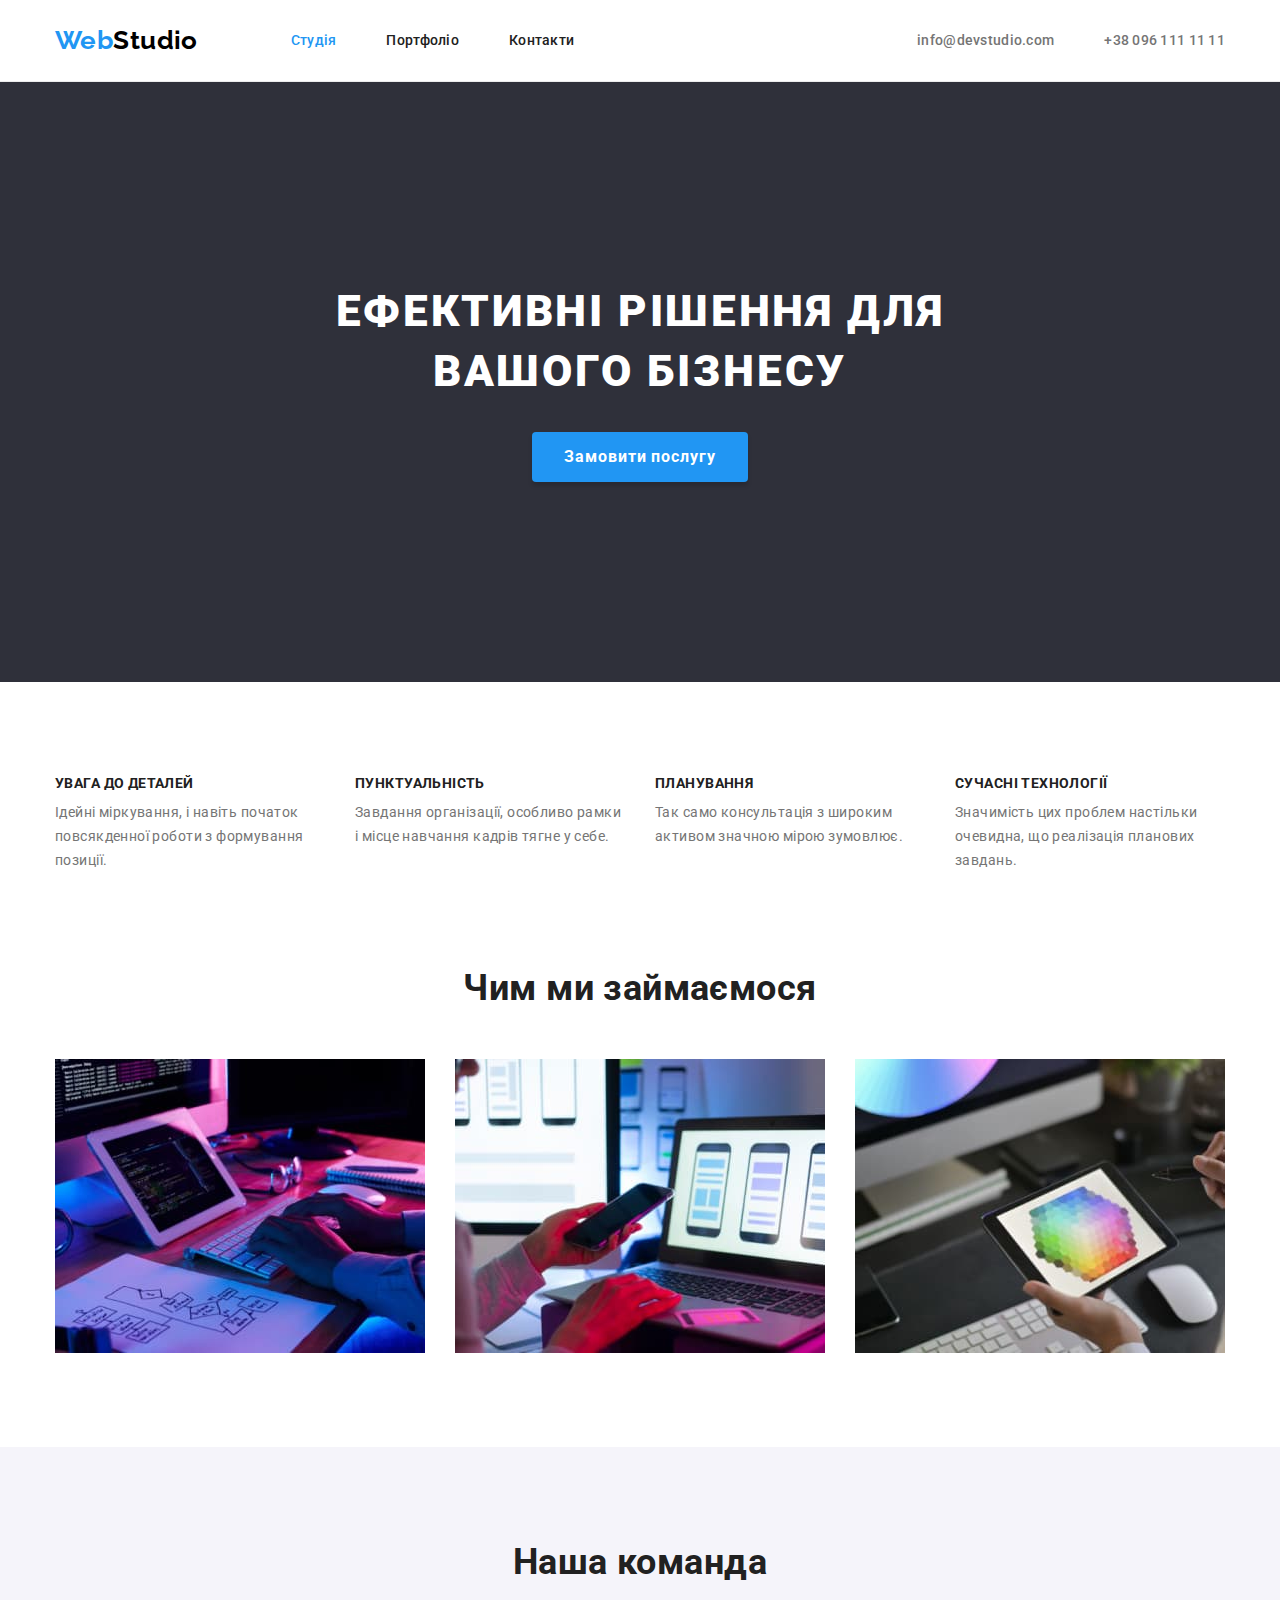
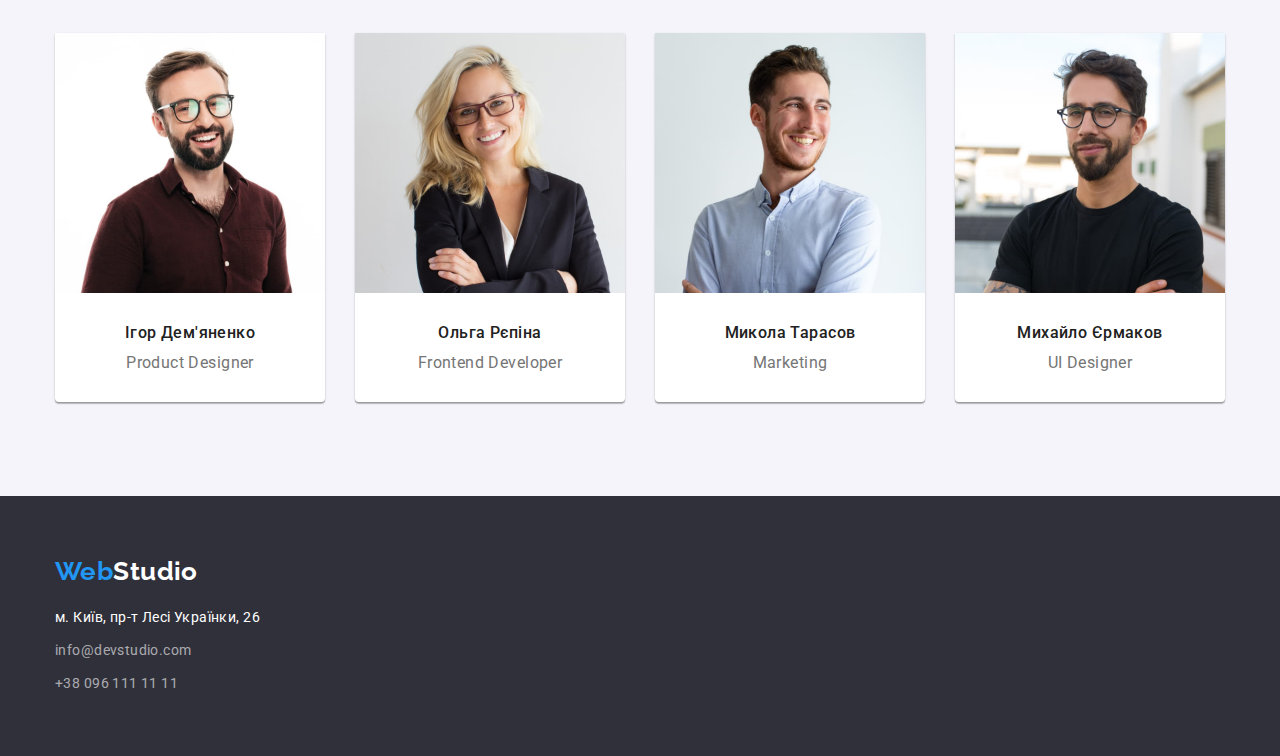
<file: index.html>
<!DOCTYPE html>
<html lang="uk">
  <head>
    <meta charset="UTF-8" />
    <meta http-equiv="X-UA-Compatible" content="IE=edge" />
    <title>Вебстудія</title>
    <link rel="preconnect" href="https://fonts.googleapis.com" />
    <link rel="preconnect" href="https://fonts.gstatic.com" crossorigin />
    <link
      href="https://fonts.googleapis.com/css2?family=Raleway:wght@700&family=Roboto:wght@400;500;700;900&display=swap"
      rel="stylesheet"
    />
    <link
      rel="stylesheet"
      href="https://cdn.jsdelivr.net/npm/modern-normalize@1.1.0/modern-normalize.min.css"
    />
    <link rel="stylesheet" href="./css/styles.css" />
  </head>
  <body>
    <!--header-->
    <header class="page-header">
      <div class="container page-header-container">
        <nav class="page-nav">
          <a class="logo link" href="./index.html" lang="en"
            >Web<span class="logo-text">Studio</span></a
          >
          <ul class="menu list">
            <li><a class="link current" href="./index.html">Студія</a></li>
            <li><a class="link" href="./portfolio.html">Портфоліо</a></li>
            <li><a class="link" href="#contacts">Контакти</a></li>
          </ul>
        </nav>
        <ul class="list-contacts list">
          <li>
            <a class="contacts-page link" href="mailto:info@devstudio.com">info@devstudio.com</a>
          </li>
          <li><a class="contacts-page link" href="+380961111111">+38 096 111 11 11</a></li>
        </ul>
      </div>
    </header>
    <!--main-->
    <main>
      <!--section 1-->
      <section class="hero">
        <div class="container">
          <h1 class="hero-title">Ефективні рішення для вашого бізнесу</h1>
          <button class="hero-button button" type="button">Замовити послугу</button>
        </div>
      </section>
      <!--section 2-->
      <section class="feature">
        <div class="container">
          <h2 class="visually-hidden">Наші особливості</h2>
          <ul class="feature-list list">
            <li class="feature-item">
              <h3 class="feature-title">УВАГА ДО ДЕТАЛЕЙ</h3>
              <p class="feature-text">
                Ідейні міркування, i навіть початок повсякденної роботи з формування позиції.
              </p>
            </li>
            <li class="feature-item">
              <h3 class="feature-title">ПУНКТУАЛЬНІСТЬ</h3>
              <p class="feature-text">
                Завдання організації, особливо рамки i місце навчання кадрів тягне у себе.
              </p>
            </li>
            <li class="feature-item">
              <h3 class="feature-title">ПЛАНУВАННЯ</h3>
              <p class="feature-text">
                Так само консультація з широким активом значною мірою зумовлює.
              </p>
            </li>
            <li class="feature-item">
              <h3 class="feature-title">СУЧАСНІ ТЕХНОЛОГІЇ</h3>
              <p class="feature-text">
                Значимість цих проблем настільки очевидна, що реалізація планових завдань.
              </p>
            </li>
          </ul>
        </div>
      </section>
      <!--section 3-->
      <section class="rezume">
        <div class="container">
          <h2 class="rezume-title">Чим ми займаємося</h2>
          <ul class="rezume-list list">
            <li class="rezume-item">
              <img src="./images/resume/box-1.jpg" alt="Розробка коду" width="370" />
            </li>
            <li class="rezume-item">
              <img src="./images/resume/box-2.jpg" alt="Розробка додатків" width="370" />
            </li>
            <li class="rezume-item">
              <img src="./images/resume/box-3.jpg" alt="Розробка ігор" width="370" />
            </li>
          </ul>
        </div>
      </section>
      <!--section 4-->
      <section class="team">
        <div class="container">
          <h2 class="team-title">Наша команда</h2>
          <ul class="team-list list">
            <li class="team-item">
              <img src="./images/team/img-1.jpg" alt="Ігор Дем'яненко" width="270" />
              <div class="team-box">
                <h3 class="team-title-list">Ігор Дем'яненко</h3>
                <p class="team-text" lang="en">Product Designer</p>
              </div>
            </li>
            <li class="team-item">
              <img src="./images/team/img-2.jpg" alt="Ольга Рєпіна" width="270" />
              <div class="team-box">
                <h3 class="team-title-list">Ольга Рєпіна</h3>
                <p class="team-text" lang="en">Frontend Developer</p>
              </div>
            </li>
            <li class="team-item">
              <img src="./images/team/img-3.jpg" alt="Микола Тарасов" width="270" />
              <div class="team-box">
                <h3 class="team-title-list">Микола Тарасов</h3>
                <p class="team-text" lang="en">Marketing</p>
              </div>
            </li>
            <li class="team-item">
              <img src="./images/team/img-4.jpg" alt="Михайло Єрмаков" width="270" />
              <div class="team-box">
                <h3 class="team-title-list">Михайло Єрмаков</h3>
                <p class="team-text" lang="en">UI Designer</p>
              </div>
            </li>
          </ul>
        </div>
      </section>
    </main>
    <!--footer-->
    <footer class="footer-page">
      <div class="container">
        <a class="logo logo-footer link" href="./index.html" lang="en"
          >Web<span class="logo-foot">Studio</span></a
        >
        <address class="address-box" id="contacts">
          <ul class="list">
            <li class="foot-link">
              <a
                href="https://goo.gl/maps/CPtrU1FHBa2aNyZL9"
                target="_blank"
                rel="noopener noreferrer nofollow"
                class="address link"
                >м. Київ, пр-т Лесі Українки, 26</a
              >
            </li>
            <li class="foot-link">
              <a class="contacts-foot link" href="mailto:info@devstudio.com">info@devstudio.com</a>
            </li>
            <li class="foot-link"><a class="contacts-foot link" href="+380961111111">+38 096 111 11 11</a></li>
          </ul>
        </address>
      </div>
    </footer>
  </body>
</html>
</file>
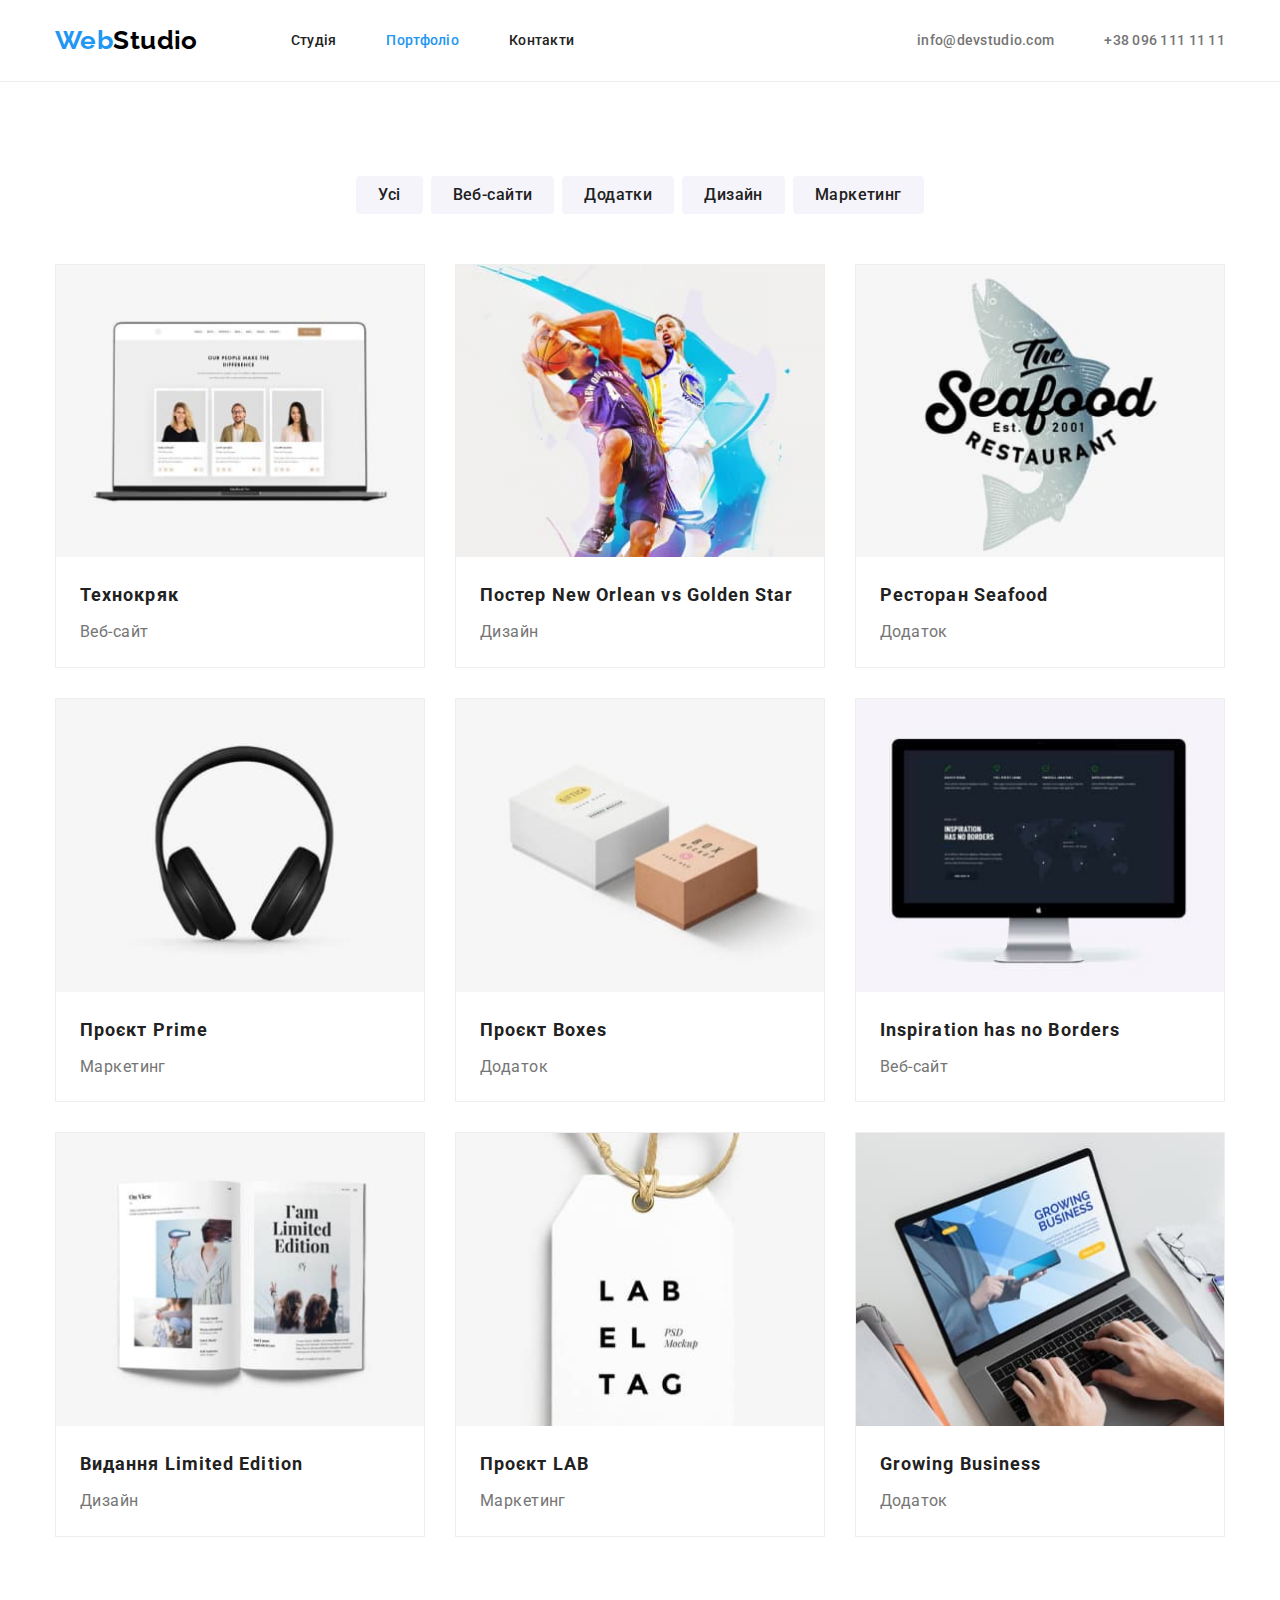
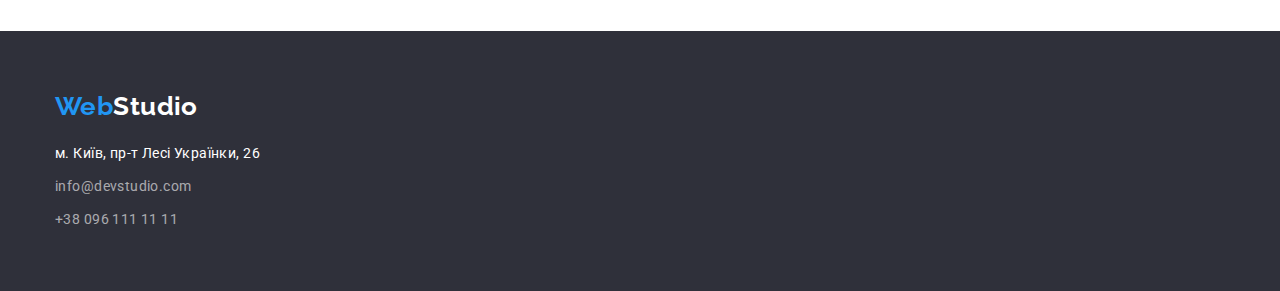
<file: portfolio.html>
<!DOCTYPE html>
<html lang="uk">
  <head>
    <meta charset="UTF-8" />
    <meta http-equiv="X-UA-Compatible" content="IE=edge" />
    <title>Портфоліо</title>
    <link rel="preconnect" href="https://fonts.googleapis.com" />
    <link rel="preconnect" href="https://fonts.gstatic.com" crossorigin />
    <link
      href="https://fonts.googleapis.com/css2?family=Raleway:wght@700&family=Roboto:wght@400;500;700;900&display=swap"
      rel="stylesheet"
    />
    <link
      rel="stylesheet"
      href="https://cdn.jsdelivr.net/npm/modern-normalize@1.1.0/modern-normalize.min.css"
    />
    <link rel="stylesheet" href="./css/styles.css" />
  </head>
  <body>
    <!--header-->
    <header class="page-header">
      <div class="container page-header-container">
        <nav class="page-nav">
          <a class="logo link" href="./index.html" lang="en"
            >Web<span class="logo-text">Studio</span></a
          >
          <ul class="menu list">
            <li><a class="link" href="./index.html">Студія</a></li>
            <li><a class="link current" href="./portfolio.html">Портфоліо</a></li>
            <li><a class="link" href="#contacts">Контакти</a></li>
          </ul>
        </nav>
        <ul class="list-contacts list">
          <li>
            <a class="contacts-page link" href="mailto:info@devstudio.com">info@devstudio.com</a>
          </li>
          <li><a class="contacts-page link" href="+380961111111">+38 096 111 11 11</a></li>
        </ul>
      </div>
    </header>
    <!--main-->
    <main>
      <section class="portfolio">
        <div class="container">
          <h1 class="visually-hidden">Портфоліо</h1>
          <ul class="portfolio-button-list list">
            <li class="portfolio-btn-item">
              <button class="portfolio-button button" type="button">Усі</button>
            </li>
            <li class="portfolio-btn-item">
              <button class="portfolio-button button" type="button">Веб-сайти</button>
            </li>
            <li class="portfolio-btn-item">
              <button class="portfolio-button button" type="button">Додатки</button>
            </li>
            <li class="portfolio-btn-item">
              <button class="portfolio-button button" type="button">Дизайн</button>
            </li>
            <li class="portfolio-btn-item">
              <button class="portfolio-button button" type="button">Маркетинг</button>
            </li>
          </ul>
          <ul class="portfolio-list list">
            <li class="portfolio-item">
              <a class="link" href="">
                <img src="./images/portfolio/img.jpg" alt="Технокряк" width="370" />
                <div class="portfolio-box">
                  <h2 class="portfolio-title">Технокряк</h2>
                  <p class="portfolio-text">Веб-сайт</p>
                </div>
              </a>
            </li>
            <li class="portfolio-item">
              <a class="link" href="">
                <img
                  src="./images/portfolio/img2.jpg"
                  alt="Постер New Orlean vs Golden Star"
                  width="370"
                />
                <div class="portfolio-box">
                  <h2 class="portfolio-title">Постер New Orlean vs Golden Star</h2>
                  <p class="portfolio-text">Дизайн</p>
                </div>
              </a>
            </li>
            <li class="portfolio-item">
              <a class="link" href="">
                <img src="./images/portfolio/img3.jpg" alt="Ресторан Seafood" width="370" />
                <div class="portfolio-box">
                  <h2 class="portfolio-title">Ресторан Seafood</h2>
                  <p class="portfolio-text">Додаток</p>
                </div>
              </a>
            </li>
            <li class="portfolio-item">
              <a class="link" href="">
                <img src="./images/portfolio/img4.jpg" alt="Проєкт Prime" width="370" />
                <div class="portfolio-box">
                  <h2 class="portfolio-title">Проєкт Prime</h2>
                  <p class="portfolio-text">Маркетинг</p>
                </div>
              </a>
            </li>
            <li class="portfolio-item">
              <a class="link" href="">
                <img src="./images/portfolio/img5.jpg" alt="Проєкт Boxes" width="370" />
                <div class="portfolio-box">
                  <h2 class="portfolio-title">Проєкт Boxes</h2>
                  <p class="portfolio-text">Додаток</p>
                </div>
              </a>
            </li>
            <li class="portfolio-item">
              <a class="link" href="">
                <img
                  src="./images/portfolio/img6.jpg"
                  alt="Inspiration has no Borders"
                  width="370"
                />
                <div class="portfolio-box">
                  <h2 class="portfolio-title">Inspiration has no Borders</h2>
                  <p class="portfolio-text">Веб-сайт</p>
                </div>
              </a>
            </li>
            <li class="portfolio-item">
              <a class="link" href="">
                <img src="./images/portfolio/img7.jpg" alt="Видання Limited Edition" width="370" />
                <div class="portfolio-box">
                  <h2 class="portfolio-title">Видання Limited Edition</h2>
                  <p class="portfolio-text">Дизайн</p>
                </div>
              </a>
            </li>
            <li class="portfolio-item">
              <a class="link" href="">
                <img src="./images/portfolio/img8.jpg" alt="Проєкт LAB" width="370" />
                <div class="portfolio-box">
                  <h2 class="portfolio-title">Проєкт LAB</h2>
                  <p class="portfolio-text">Маркетинг</p>
                </div>
              </a>
            </li>
            <li class="portfolio-item">
              <a class="link" href="">
                <img src="./images/portfolio/img9.jpg" alt="Growing Business" width="370" />
                <div class="portfolio-box">
                  <h2 class="portfolio-title">Growing Business</h2>
                  <p class="portfolio-text">Додаток</p>
                </div>
              </a>
            </li>
          </ul>
        </div>
      </section>
    </main>
    <!--footer-->
    <footer class="footer-page">
      <div class="container">
        <a class="logo logo-footer link" href="./index.html" lang="en"
          >Web<span class="logo-foot">Studio</span></a
        >
        <address class="address-box" id="contacts">
          <ul class="list">
            <li class="foot-link">
              <a
                href="https://goo.gl/maps/CPtrU1FHBa2aNyZL9"
                target="_blank"
                rel="noopener noreferrer nofollow"
                class="address link"
                >м. Київ, пр-т Лесі Українки, 26</a
              >
            </li>
            <li class="foot-link">
              <a class="contacts-foot link" href="mailto:info@devstudio.com">info@devstudio.com</a>
            </li>
            <li class="foot-link">
              <a class="contacts-foot link" href="+380961111111">+38 096 111 11 11</a>
            </li>
          </ul>
        </address>
      </div>
    </footer>
  </body>
</html>
</file>
<file: css/styles.css>
:root {
  --primary-font: 'Roboto', sans-serif;
  --secondary-font: 'Raleway', sans-serif;
  --primary-text-color-theme-dark: #212121;
  --secondary-text-color-theme-dark: #757575;
  --primary-text-color-theme-light: #ffffff;
  --secondary-text-color-theme-light: rgba(255, 255, 255, 0.6);
  --accent-color: #2196f3;
  --body-background-color: #f5f5f5;
  --primary-background-color: #ffffff;
  --secondary-background-color: #2f303a;
  --team-background-color: #f5f4fa;
  --primary-logo-color: #2196f3;
  --secondary-logo-color: #000000;
  --foot-logo-color: #ffffff;
  --normal-hero-button-background-color: #2196f3;
  --active-hero-button-background-color: #188ce8;
  --normal-portfolio-button-background-color: #f5f4fa;
  --active-portfolio-button-background-color: #2196f3;
}

h1,
h2,
h3,
h4,
p {
  margin-top: 0;
  margin-bottom: 0;
}

ul,
ol {
  margin-top: 0;
  margin-bottom: 0;
  padding-left: 0;
}

body {
  background: var(--primary-background-color);
  font-family: var(--primary-font);
  color: var(--primary-text-color-theme-dark);
  font-size: 14px;
  letter-spacing: 0.03em;
}

.link {
  text-decoration: none;
}
.list {
  list-style: none;
}
img {
  display: block;
  max-width: 100%;
  height: auto;
}
button {
  font-family: inherit;
  cursor: pointer;
}
.container {
  width: 1200px;
  margin-left: auto;
  margin-right: auto;
  padding-left: 15px;
  padding-right: 15px;
}

/*---header---*/
.page-header {
  padding-top: 25px;
  padding-bottom: 25px;
  border-bottom: 1px solid #ececec;
}
.page-header-container {
  display: flex;
  align-items: center;
}
.page-nav {
  display: flex;
  align-items: center;
}
.menu {
  display: flex;
  align-items: center;
  column-gap: 50px;
}
.list-contacts {
  display: flex;
  align-items: center;
  column-gap: 50px;
  margin-left: auto;
}
.logo {
  font-family: var(--secondary-font);
  font-weight: 700;
  font-size: 26px;
  line-height: 1.19;
  color: var(--primary-logo-color);
  margin-right: 93px;
}
.logo-text {
  color: var(--secondary-logo-color);
}

.menu .link {
  font-weight: 500;
  line-height: 1.14;
  letter-spacing: 0.02em;
  color: var(--primary-text-color-theme-dark);
}

.menu .link:hover,
.menu .link:focus,
.contacts-page:hover,
.contacts-page:focus,
.contacts-foot:hover,
.contacts-foot:focus {
  color: var(--accent-color);
}
.menu .link.current {
  color: var(--accent-color);
}
.contacts-page {
  font-weight: 500;

  line-height: 1.14;
  letter-spacing: 0.02em;
  color: var(--secondary-text-color-theme-dark);
}

/*---main---*/
/*---section 1---*/
.hero {
  padding-top: 200px;
  padding-bottom: 200px;
  background: var(--secondary-background-color);
}
.hero-title {
  width: 696px;
  font-weight: 900;
  font-size: 44px;
  line-height: 1.36;
  text-align: center;
  letter-spacing: 0.06em;
  text-transform: uppercase;
  color: var(--primary-text-color-theme-light);

  margin-left: auto;
  margin-right: auto;
  margin-bottom: 30px;
}
.hero-button {
  font-weight: 700;
  font-size: 16px;
  line-height: 1.87;
  display: flex;
  align-items: center;
  text-align: center;
  letter-spacing: 0.06em;
  background-color: var(--normal-hero-button-background-color);
  color: var(--primary-text-color-theme-light);
  box-shadow: 0px 4px 4px rgba(0, 0, 0, 0.15);
  border-radius: 4px;
  padding: 10px 32px;
  border: none;
  margin-left: auto;
  margin-right: auto;
}
.hero-button:hover,
.hero-button:focus {
  background-color: var(--active-hero-button-background-color);
}
/*---section 2---*/
.feature {
  padding-top: 94px;
}
.visually-hidden {
  position: absolute;
  white-space: nowrap;
  width: 1px;
  height: 1px;
  overflow: hidden;
  border: 0;
  padding: 0;
  clip: rect(0 0 0 0);
  clip-path: inset(50%);
  margin: -1px;
}
.feature-list {
  display: flex;
  flex-wrap: wrap;
  gap: 30px;
}
.feature-item {
  flex-basis: calc((100% - 90px) / 4);
}
.feature-title {
  font-weight: 700;
  font-size: 14px;
  line-height: 1.14;
  text-transform: uppercase;
  margin-bottom: 10px;
}
.feature-text {
  line-height: 1.71;
  color: var(--secondary-text-color-theme-dark);
}
/*---section 3---*/
.rezume {
  padding-top: 94px;
  padding-bottom: 94px;
}
.rezume-list {
  display: flex;
  flex-wrap: wrap;
  gap: 30px;
}
.rezume-item {
  flex-basis: calc((100% - 60px) / 3);
}
.rezume-title,
.team-title {
  font-weight: 700;
  font-size: 36px;
  line-height: 1.17;
  text-align: center;
  margin-bottom: 50px;
}
/*---section 4---*/
.team {
  background-color: var(--team-background-color);
  padding-top: 94px;
  padding-bottom: 94px;
}
.team-list {
  display: flex;
  flex-wrap: wrap;
  gap: 30px;
}
.team-item {
  flex-basis: calc((100% - 90px) / 4);
  background-color: var(--primary-background-color);
  box-shadow: 0px 1px 3px rgba(0, 0, 0, 0.12), 0px 1px 1px rgba(0, 0, 0, 0.14),
    0px 2px 1px rgba(0, 0, 0, 0.2);
  border-radius: 0px 0px 4px 4px;
}
.team-box {
  padding-top: 30px;
  padding-bottom: 30px;
}
.team-title-list {
  font-weight: 500;
  font-size: 16px;
  line-height: 1.19;
  text-align: center;
  margin-bottom: 10px;
}
.team-text {
  font-size: 16px;
  line-height: 1.19;
  text-align: center;
  color: var(--secondary-text-color-theme-dark);
}
/*---footer---*/
.footer-page {
  background: var(--secondary-background-color);
  padding-top: 60px;
  padding-bottom: 60px;
}
.logo-footer {
  display: block;
  margin-right: 0;
  margin-bottom: 20px;
}
.logo-foot {
  color: var(--foot-logo-color);
}
.address-box {
  width: 231px;
}
.foot-link:not(:last-child) {
  margin-bottom: 9px;
}
.address {
  font-style: normal;
  line-height: 1.71;
  color: var(--primary-text-color-theme-light);
}

.contacts-foot {
  font-style: normal;
  line-height: 1.71;
  color: var(--secondary-text-color-theme-light);
}

/*---portfolio---*/

.portfolio {
  padding-top: 94px;
  padding-bottom: 94px;
}
.portfolio-button {
  background: var(--normal-portfolio-button-background-color);
  font-family: inherit;
  font-style: normal;
  font-weight: 500;
  font-size: 16px;
  line-height: 1.62;
  text-align: center;
  letter-spacing: inherit;
  color: var(--primary-text-color-theme-dark);
  border-radius: 4px;
  border: none;
  padding: 6px 22px;
}
.portfolio-button:hover,
.portfolio-button:focus {
  background: var(--active-portfolio-button-background-color);
  color: var(--primary-text-color-theme-light);
  box-shadow: 0px 3px 1px rgba(0, 0, 0, 0.1), 0px 1px 2px rgba(0, 0, 0, 0.08),
    0px 2px 2px rgba(0, 0, 0, 0.12);
}
.portfolio-button-list {
  display: flex;
  align-items: center;
  justify-content: center;
  gap: 8px;
  margin-bottom: 50px;
}
.portfolio-list {
  display: flex;
  align-items: center;
  flex-wrap: wrap;
  gap: 30px;
}
.portfolio-item {
  flex-basis: calc((100% - 60px) / 3);
  border: 1px solid #eeeeee;
}
.portfolio-box {
  padding: 20px 24px;
}
.portfolio-title {
  font-weight: 700;
  font-size: 18px;
  line-height: 2;
  letter-spacing: 0.06em;
  color: var(--primary-text-color-theme-dark);
  margin-bottom: 4px;
}
.portfolio-text {
  font-size: 16px;
  line-height: 1.87;
  color: var(--secondary-text-color-theme-dark);
}
</file>
